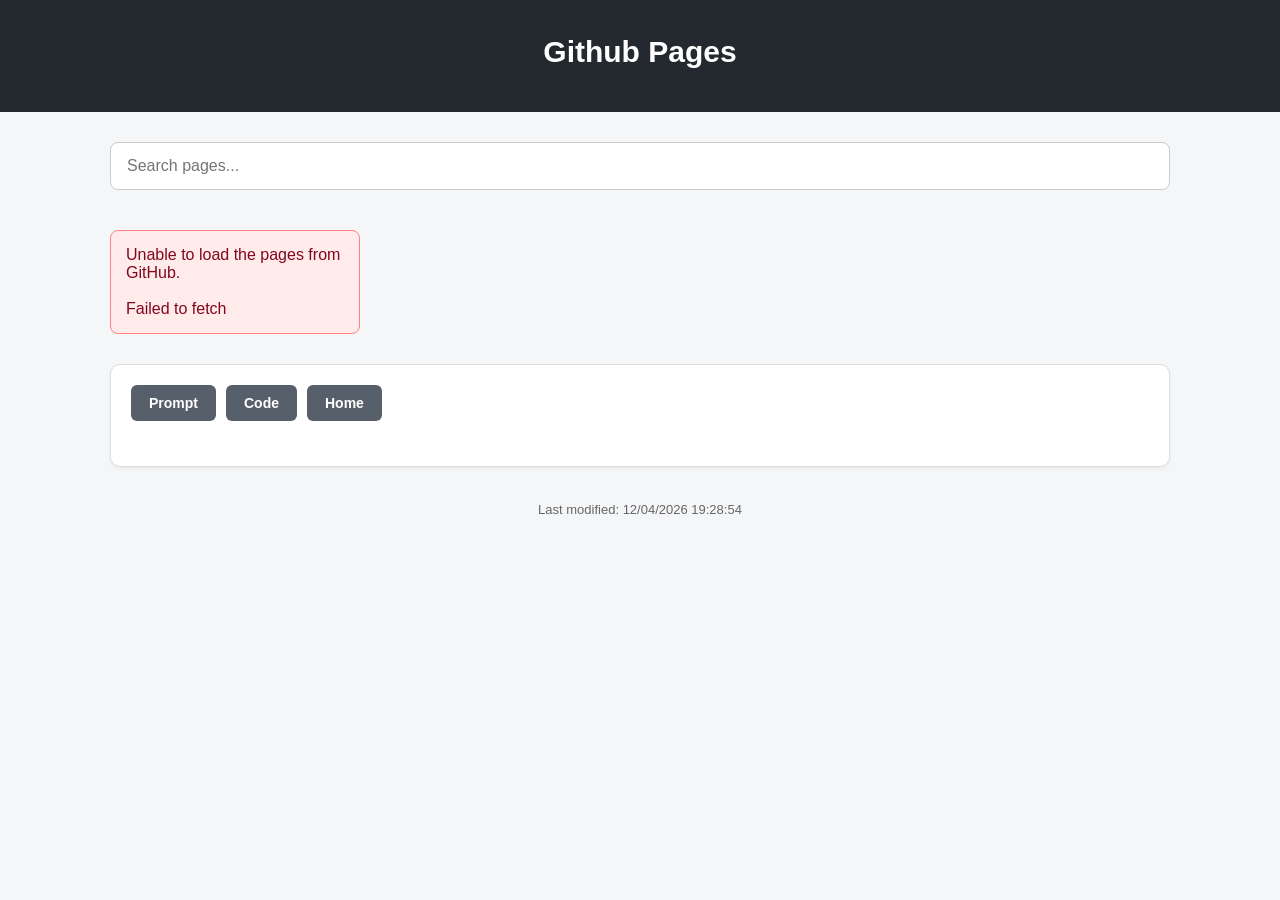
<file: index.html>
<!DOCTYPE html>
<html lang="en">

<head>
    <meta charset="UTF-8">
    <meta name="viewport" content="width=device-width, initial-scale=1.0">

    <title>Github Pages</title>

    <link rel="stylesheet" href="styles.css">
</head>

<body>

<header>
    <h1>Github Pages</h1>
    
</header>


<div class="container">
    

    <input
        type="text"
        id="search"
        class="search"
        placeholder="Search pages..."
    >

    <div id="count" class="count"></div>

    <div id="pages" class="grid">
        <div class="status">
            Loading pages...
        </div>
    </div>

</div>

<script>

const OWNER =
    "danijelcecelja-svg";

const REPOSITORY =
    "javasciptpages";

const BRANCH =
    "main";

const PAGES_BASE =
    `https://${OWNER}.github.io/${REPOSITORY}/`;

const API_URL =
    `https://api.github.com/repos/${OWNER}/${REPOSITORY}/git/trees/${BRANCH}?recursive=1`;

let pages = [];

function createTitle(filename) {

    return filename
        .replace(/\.html$/i, "")
        .replace(/[-_]/g, " ")
        .replace(/\b\w/g, char => char.toUpperCase());

}

function renderPages(filter = "") {

    const container =
        document.getElementById("pages");

    const count =
        document.getElementById("count");

    const filteredPages =
        pages.filter(page =>
            page.filename.toLowerCase().includes(
                filter.toLowerCase()
            ) ||
            page.title.toLowerCase().includes(
                filter.toLowerCase()
            )
        );

    count.textContent =
        `${filteredPages.length} page${filteredPages.length === 1 ? "" : "s"}`;

    if (filteredPages.length === 0) {

        container.innerHTML =
            `<div class="status">No pages found.</div>`;

        return;
    }

    container.innerHTML =
        filteredPages.map(page => `

            <div class="card">

                <h2>
                    ${escapeHtml(page.title)}
                </h2>

                <div class="filename">
                    ${escapeHtml(page.filename)}
                </div>

                <a
                    class="open-button"
                    href="${page.url}"
                >
                    Open
                </a>

            </div>

        `).join("");

}

function escapeHtml(value) {

    return value
        .replace(/&/g, "&amp;")
        .replace(/</g, "&lt;")
        .replace(/>/g, "&gt;")
        .replace(/"/g, "&quot;")
        .replace(/'/g, "&#039;");

}

async function loadPages() {

    try {

        const response =
            await fetch(API_URL);

        if (!response.ok) {

            throw new Error(
                `GitHub API returned ${response.status}`
            );

        }

        const data =
            await response.json();

        pages =
            data.tree

                .filter(item =>
                    item.type === "blob" &&
                    item.path
                        .toLowerCase()
                        .endsWith(".html")
                )

                .filter(item =>
                    item.path
                        .toLowerCase() !== "index.html"
                )

                .map(item => ({

                    filename:
                        item.path,

                    title:
                        createTitle(
                            item.path.split("/").pop()
                        ),

                    url:
                        PAGES_BASE + item.path

                }))

                .sort((a, b) =>
                    a.title.localeCompare(b.title)
                );

        renderPages();

    } catch (error) {

        document.getElementById("pages").innerHTML = `

            <div class="error">

                Unable to load the pages from GitHub.

                <br><br>

                ${escapeHtml(error.message)}

            </div>

        `;

    }

}

document
    .getElementById("search")
    .addEventListener("input", event => {

        renderPages(event.target.value);

    });

loadPages();

</script>
<div class="footer">
  <div class="container">
    <div class="controls">

        <div class="control-row">

      <div class="toolbar">
             <a
                        class="link-button secondary"
                        href="https://chatgpt.com/c/6a3d066e-ec60-83eb-859d-f03c4c247fd4"
                        target="_blank"
                    >
                        Prompt
                    </a>
            
                    <a
                        class="link-button secondary"
                        href="https://github.com/danijelcecelja-svg/javasciptpages"
                        target="_blank"
                    >
                        Code
                    </a>
                    <a
                        class="link-button secondary"
                        href="https://danijelcecelja-svg.github.io/javasciptpages/index.html"
                        target="_blank"
                    >
                        Home
                    </a>
          
            </div>
         
      </div>  
        </div>
     <div id="version">
            Last modified:
            <script>
                document.write(document.lastModified);
            </script>
        </div>
      </div>  
</div>
</body>
</html>
</file>
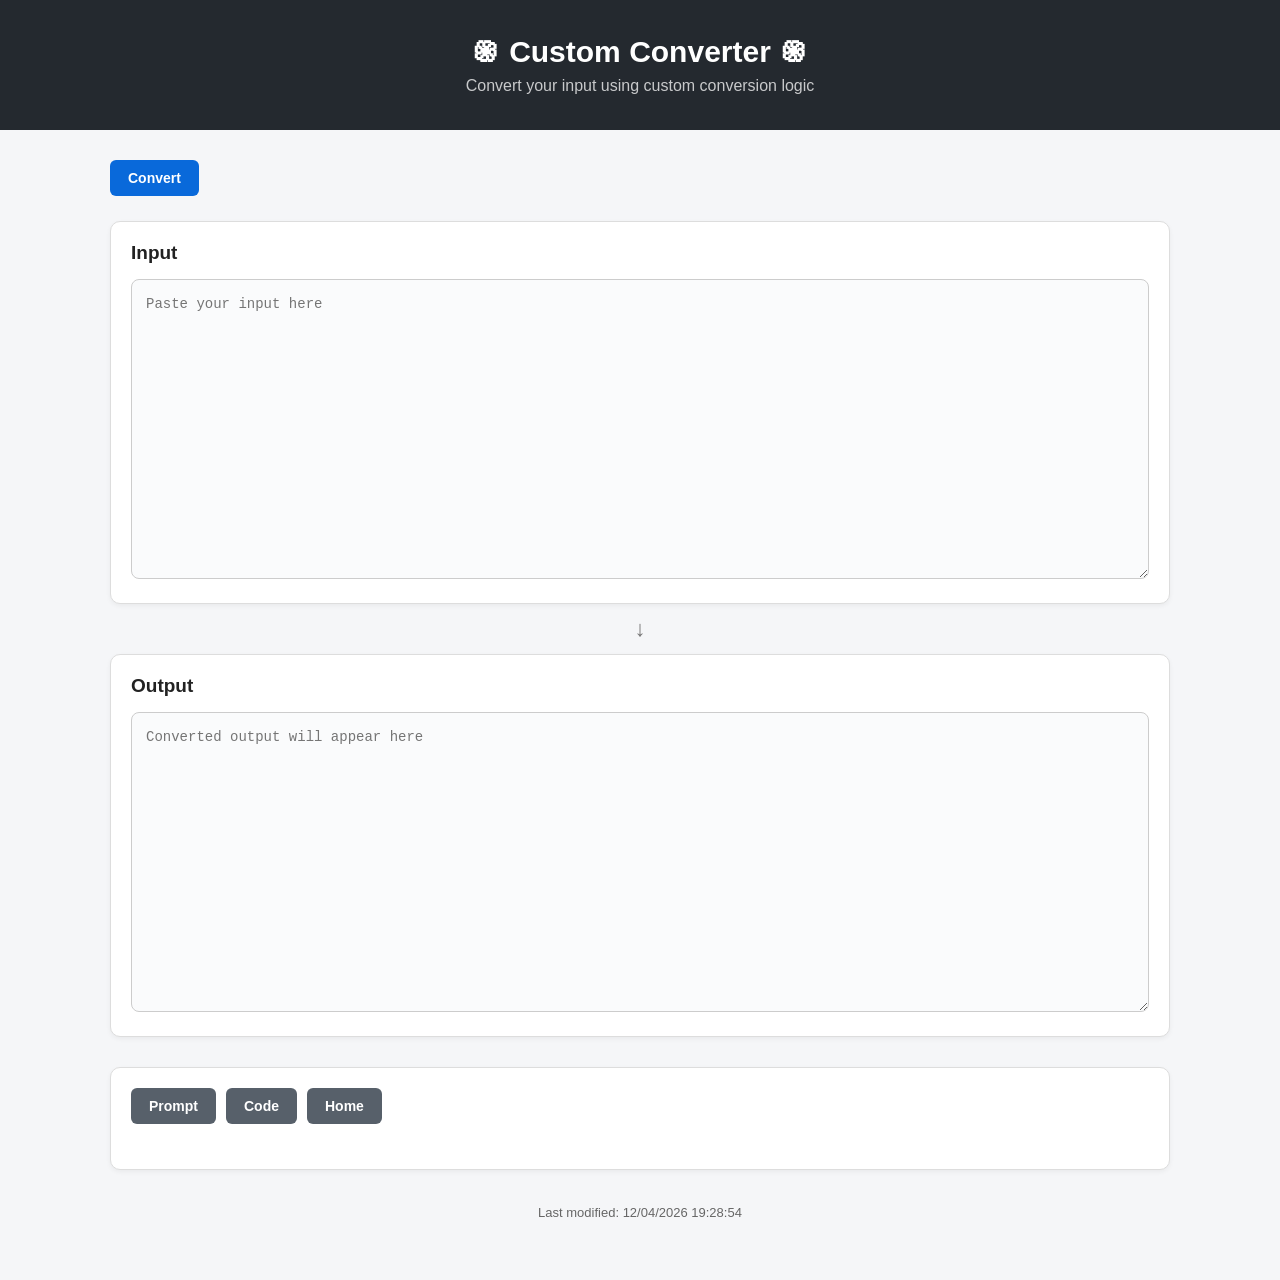
<file: convert.html>
<!DOCTYPE html>
<html lang="en">

<head>
    <meta charset="utf-8">
    <meta name="viewport" content="width=device-width, initial-scale=1">

    <title>Custom Converter</title>

    <link rel="stylesheet" href="styles.css">
</head>

<body>

<header>
    <h1>֍ Custom Converter ֍</h1>
    <p>Convert your input using custom conversion logic</p>
</header>

<div class="container">
     <div class="toolbar">

        <button onclick="convert()">
            Convert
        </button>
    </div>
   

    <div class="section">

        <h2>Input</h2>

        <textarea
            id="input"
            placeholder="Paste your input here"
        ></textarea>

    </div>

    <div class="arrow">
        ↓
    </div>

    <div class="section">

        <h2>Output</h2>

        <textarea
            id="output"
            placeholder="Converted output will appear here"
        ></textarea>

    </div>

   

</div>

<script src="convert.js"></script>

<div class="footer">
  <div class="container">
    <div class="controls">

        <div class="control-row">

      <div class="toolbar">
             <a
                        class="link-button secondary"
                        href="https://chatgpt.com/c/6a3d066e-ec60-83eb-859d-f03c4c247fd4"
                        target="_blank"
                    >
                        Prompt
                    </a>
            
                    <a
                        class="link-button secondary"
                        href="https://github.com/danijelcecelja-svg/javasciptpages"
                        target="_blank"
                    >
                        Code
                    </a>
                    <a
                        class="link-button secondary"
                        href="https://danijelcecelja-svg.github.io/javasciptpages/index.html"
                        target="_blank"
                    >
                        Home
                    </a>
          
            </div>
         
      </div>  
        </div>
     <div id="version">
            Last modified:
            <script>
                document.write(document.lastModified);
            </script>
        </div>
      </div>  
</div>
</body>
</html>
</file>
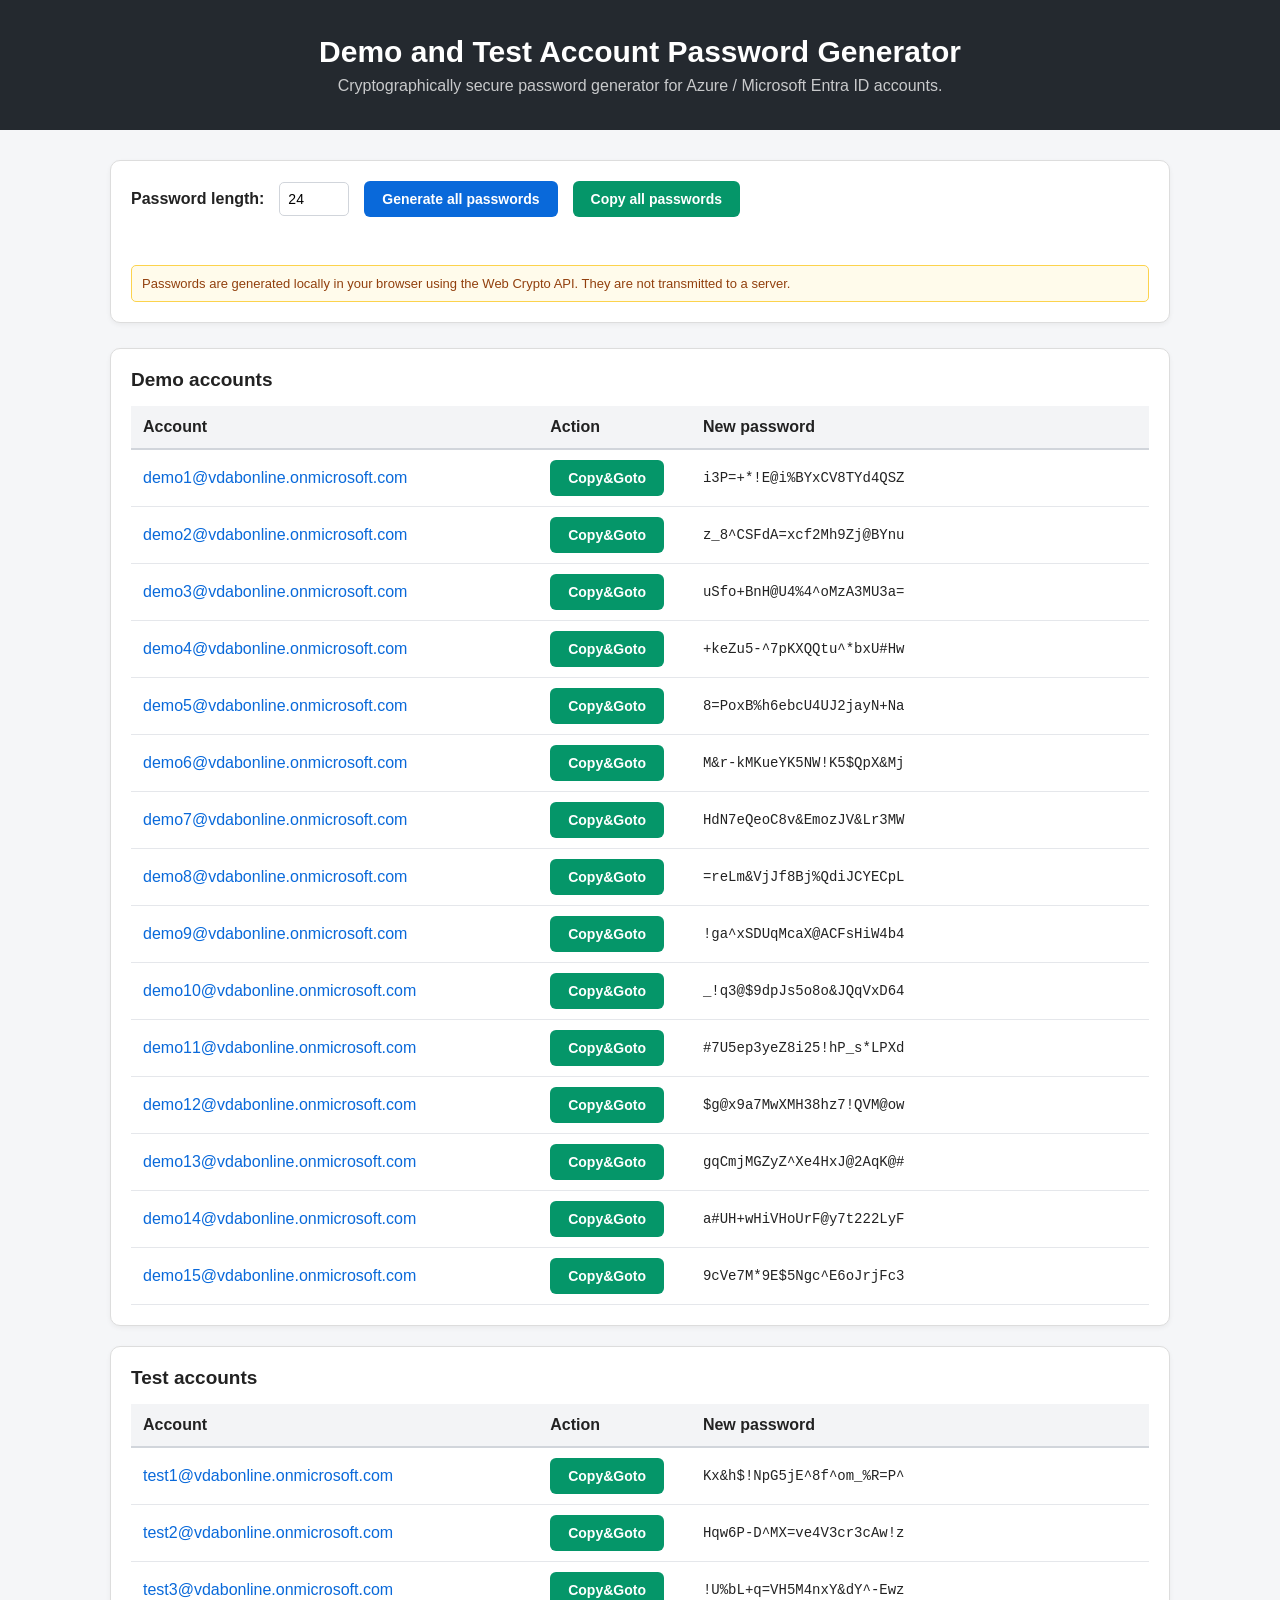
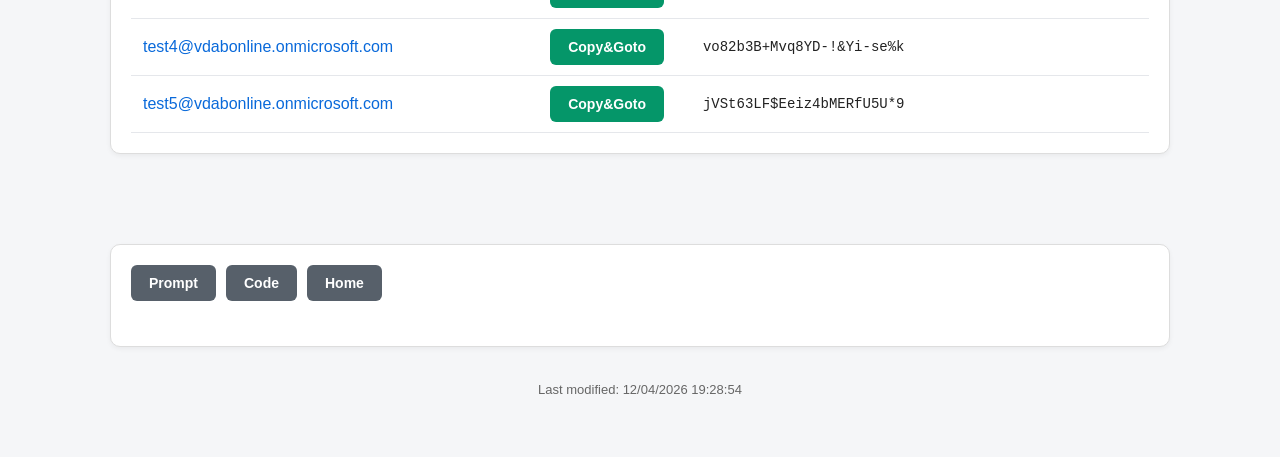
<file: genpw.html>
<!DOCTYPE html>
<html lang="en">

<head>
    <meta charset="UTF-8">
    <meta name="viewport" content="width=device-width, initial-scale=1.0">

    <title>Demo and Test Account Password Generator</title>

    <link rel="stylesheet" href="styles.css">
</head>

<body>

<header>
    <h1>Demo and Test Account Password Generator</h1>
    <p>Cryptographically secure password generator for Azure / Microsoft Entra ID accounts.</p>
</header>
<div class="container">

   

    <div class="controls">

        <div class="control-row">

            <label for="passwordLength">
                Password length:
            </label>

            <input
                type="number"
                id="passwordLength"
                value="24"
                min="12"
                max="128"
            >

            <button
                class="generate-all"
                onclick="generateAll()"
            >
                Generate all passwords
            </button>

            <button
                class="copy-all"
                onclick="copyAllPasswords()"
            >
                Copy all passwords
            </button>

        </div>

        <div class="status" id="copyStatus"></div>

        <div class="warning">
            Passwords are generated locally in your browser using the Web Crypto API.
            They are not transmitted to a server.
        </div>

    </div>

    <div class="section">

        <h2>Demo accounts</h2>

        <table>

            <thead>

                <tr>
                    <th>Account</th>
                    <th>Action</th>
                    <th>New password</th>
                </tr>

            </thead>

            <tbody id="demoAccounts"></tbody>

        </table>

    </div>

    <div class="section">

        <h2>Test accounts</h2>

        <table>

            <thead>

                <tr>
                    <th>Account</th>
                    <th>Action</th>
                    <th>New password</th>
                </tr>

            </thead>

            <tbody id="testAccounts"></tbody>

        </table>

    </div>

    <div id="version"></div>

</div>

<script>

const azureUserUrl =
    "https://portal.azure.com/#view/Microsoft_AAD_UsersAndTenants/UserProfileMenuBlade/~/overview/userId/";

const azureUserUrlSuffix =
    "/hidePreviewBanner~/true";

const demoAccounts = [
    {
        email: "demo1@vdabonline.onmicrosoft.com",
        objectId: "374379d0-c275-4263-b3e9-22e88d1093c0"
    },
    {
        email: "demo2@vdabonline.onmicrosoft.com",
        objectId: "9fd5946b-39c5-46f0-ac65-fd26041b84aa"
    },
    {
        email: "demo3@vdabonline.onmicrosoft.com",
        objectId: "7b1094c6-2d19-42b0-8e0c-7e6d4833444d"
    },
    {
        email: "demo4@vdabonline.onmicrosoft.com",
        objectId: "c850ff52-a228-47e8-9482-3ad7d066d4d1"
    },
    {
        email: "demo5@vdabonline.onmicrosoft.com",
        objectId: "17cb02dd-ce29-4252-89da-99e7378aa0f0"
    },
    {
        email: "demo6@vdabonline.onmicrosoft.com",
        objectId: "1825e6b8-cd0a-4ae8-9fc0-f0c909fe5c0a"
    },
    {
        email: "demo7@vdabonline.onmicrosoft.com",
        objectId: "fbe68e2a-31f5-4454-be5b-ba10d675903e"
    },
    {
        email: "demo8@vdabonline.onmicrosoft.com",
        objectId: "c746fba5-de74-4f45-8043-6a8fbb1bae62"
    },
    {
        email: "demo9@vdabonline.onmicrosoft.com",
        objectId: "b1c3b44a-a29d-463f-bf6a-50a7479fdef2"
    },
    {
        email: "demo10@vdabonline.onmicrosoft.com",
        objectId: "d6483827-4640-44de-92a3-ee5ea6168221"
    },
    {
        email: "demo11@vdabonline.onmicrosoft.com",
        objectId: "eda53b45-c227-4189-9c0e-a4c2b1c12ac7"
    },
    {
        email: "demo12@vdabonline.onmicrosoft.com",
        objectId: "7cdcf6d8-5bc0-45cf-b415-86c018232c13"
    },
    {
        email: "demo13@vdabonline.onmicrosoft.com",
        objectId: "60f70bd1-8308-40e2-b96a-bf3eb3874ffd"
    },
    {
        email: "demo14@vdabonline.onmicrosoft.com",
        objectId: "c0c32526-6c06-4017-babb-90ddf89c5078"
    },
    {
        email: "demo15@vdabonline.onmicrosoft.com",
        objectId: "56d74a3d-5a53-4e9b-b566-0fcd5cedf6df"
    }
];

const testAccounts = [
    {
        email: "test1@vdabonline.onmicrosoft.com",
        objectId: "242d7eb7-0824-4441-ab41-b0419eb5a045"
    },
    {
        email: "test2@vdabonline.onmicrosoft.com",
        objectId: "2a2438f7-60d7-44bd-8ee8-1b9c586b7632"
    },
    {
        email: "test3@vdabonline.onmicrosoft.com",
        objectId: "a18fdb2e-6f2c-495c-ba75-6a55986a6cd7"
    },
    {
        email: "test4@vdabonline.onmicrosoft.com",
        objectId: "7c737cb6-69de-4fd8-9639-e940eb23b182"
    },
    {
        email: "test5@vdabonline.onmicrosoft.com",
        objectId: "cab42c18-aa29-4cc0-afb3-49085b963667"
    }
];

const upper =
    "ABCDEFGHJKLMNPQRSTUVWXYZ";

const lower =
    "abcdefghijkmnopqrstuvwxyz";

const numbers =
    "23456789";

const symbols =
    "!@#$%^&*_-+=";

function secureRandom(max) {

    const array =
        new Uint32Array(1);

    const limit =
        Math.floor(0x100000000 / max) * max;

    do {

        crypto.getRandomValues(array);

    }
    while (
        array[0] >= limit
    );

    return array[0] % max;
}

function randomCharacter(characters) {

    return characters[
        secureRandom(characters.length)
    ];
}

function shuffle(array) {

    for (
        let i = array.length - 1;
        i > 0;
        i--
    ) {

        const j =
            secureRandom(i + 1);

        [
            array[i],
            array[j]
        ] =
        [
            array[j],
            array[i]
        ];
    }

    return array;
}

function generatePassword() {

    let length =
        parseInt(
            document.getElementById(
                "passwordLength"
            ).value,
            10
        );

    if (
        isNaN(length) ||
        length < 12
    ) {
        length = 12;
    }

    if (length > 128) {
        length = 128;
    }

    const allCharacters =
        upper +
        lower +
        numbers +
        symbols;

    const password = [];

    password.push(
        randomCharacter(upper)
    );

    password.push(
        randomCharacter(lower)
    );

    password.push(
        randomCharacter(numbers)
    );

    password.push(
        randomCharacter(symbols)
    );

    while (
        password.length < length
    ) {

        password.push(
            randomCharacter(
                allCharacters
            )
        );
    }

    return shuffle(password).join("");
}

function createRows(
    accounts,
    containerId
) {

    const container =
        document.getElementById(
            containerId
        );

    container.innerHTML = "";

    accounts.forEach(
        (account, index) => {

            const row =
                document.createElement(
                    "tr"
                );

            const accountCell =
                document.createElement(
                    "td"
                );

            if (account.objectId) {

                const link =
                    document.createElement(
                        "a"
                    );

                link.className =
                    "account-link";

                link.href =
                    azureUserUrl +
                    account.objectId +
                    azureUserUrlSuffix;

                link.target =
                    "_blank";

                link.rel =
                    "noopener noreferrer";

                link.textContent =
                    account.email;

                accountCell.appendChild(
                    link
                );

            } else {

                const span =
                    document.createElement(
                        "span"
                    );

                span.className =
                    "missing-id";

                span.textContent =
                    account.email;

                accountCell.appendChild(
                    span
                );
            }

            const actionCell =
                document.createElement(
                    "td"
                );

            const copyGotoButton =
                document.createElement(
                    "button"
                );

            copyGotoButton.className =
                "copy-button";

            copyGotoButton.textContent =
                "Copy&Goto";

            copyGotoButton.onclick =
                function() {

                    copyAndGoto(
                        containerId,
                        index,
                        account,
                        copyGotoButton
                    );
                };

            actionCell.appendChild(
                copyGotoButton
            );

            const passwordCell =
                document.createElement(
                    "td"
                );

            passwordCell.className =
                "password";

            passwordCell.id =
                `${containerId}-password-${index}`;

            passwordCell.textContent =
                generatePassword();

            row.appendChild(
                accountCell
            );

            row.appendChild(
                actionCell
            );

            row.appendChild(
                passwordCell
            );

            container.appendChild(
                row
            );
        }
    );
}

async function copyAndGoto(
    containerId,
    index,
    account,
    button
) {

    const cell =
        document.getElementById(
            `${containerId}-password-${index}`
        );

    const password =
        cell.textContent.trim();

    let copied = false;

    try {

        await navigator.clipboard.writeText(
            password
        );

        copied = true;

    } catch (error) {

        const textarea =
            document.createElement(
                "textarea"
            );

        textarea.value =
            password;

        document.body.appendChild(
            textarea
        );

        textarea.select();

        try {

            copied =
                document.execCommand(
                    "copy"
                );

        } catch (copyError) {

            copied = false;

        }

        textarea.remove();
    }

    if (account.objectId) {

        const url =
            azureUserUrl +
            account.objectId +
            azureUserUrlSuffix;

        window.open(
            url,
            "_blank",
            "noopener,noreferrer"
        );
    }

    if (copied) {

        button.textContent =
            "Copied & Opened";

    } else {

        button.textContent =
            "Opened";

    }

    button.classList.add(
        "copied"
    );
}

async function copyAllPasswords() {

    const lines = [];

    const allAccounts = [
        ...demoAccounts,
        ...testAccounts
    ];

    allAccounts.forEach(
        (account, index) => {

            let containerId;

            let accountIndex;

            if (
                index <
                demoAccounts.length
            ) {

                containerId =
                    "demoAccounts";

                accountIndex =
                    index;

            } else {

                containerId =
                    "testAccounts";

                accountIndex =
                    index -
                    demoAccounts.length;
            }

            const cell =
                document.getElementById(
                    `${containerId}-password-${accountIndex}`
                );

            const password =
                cell.textContent.trim();

            lines.push(
                `${account.email}\t${password}`
            );
        }
    );

    const clipboardText =
        lines.join("\n");

    try {

        await navigator.clipboard.writeText(
            clipboardText
        );

        const status =
            document.getElementById(
                "copyStatus"
            );

        status.textContent =
            "All passwords copied to clipboard.";

        setTimeout(
            () => {

                status.textContent =
                    "";

            },
            3000
        );

    } catch (error) {

        const textarea =
            document.createElement(
                "textarea"
            );

        textarea.value =
            clipboardText;

        document.body.appendChild(
            textarea
        );

        textarea.select();

        document.execCommand(
            "copy"
        );

        textarea.remove();

        const status =
            document.getElementById(
                "copyStatus"
            );

        status.textContent =
            "All passwords copied to clipboard.";

        setTimeout(
            () => {

                status.textContent =
                    "";

            },
            3000
        );
    }
}

function generateAll() {

    createRows(
        demoAccounts,
        "demoAccounts"
    );

    createRows(
        testAccounts,
        "testAccounts"
    );
}

window.addEventListener(
    "beforeunload",
    function(event) {

        event.preventDefault();

        event.returnValue = "";

    }
);

generateAll();

</script>
<div class="footer">
  <div class="container">
    <div class="controls">

        <div class="control-row">

      <div class="toolbar">
             <a
                        class="link-button secondary"
                        href="https://chatgpt.com/c/6a3d066e-ec60-83eb-859d-f03c4c247fd4"
                        target="_blank"
                    >
                        Prompt
                    </a>
            
                    <a
                        class="link-button secondary"
                        href="https://github.com/danijelcecelja-svg/javasciptpages"
                        target="_blank"
                    >
                        Code
                    </a>
                    <a
                        class="link-button secondary"
                        href="https://danijelcecelja-svg.github.io/javasciptpages/index.html"
                        target="_blank"
                    >
                        Home
                    </a>
          
            </div>
         
      </div>  
        </div>
     <div id="version">
            Last modified:
            <script>
                document.write(document.lastModified);
            </script>
        </div>
      </div>  
</div>
</body>
</html>
</file>
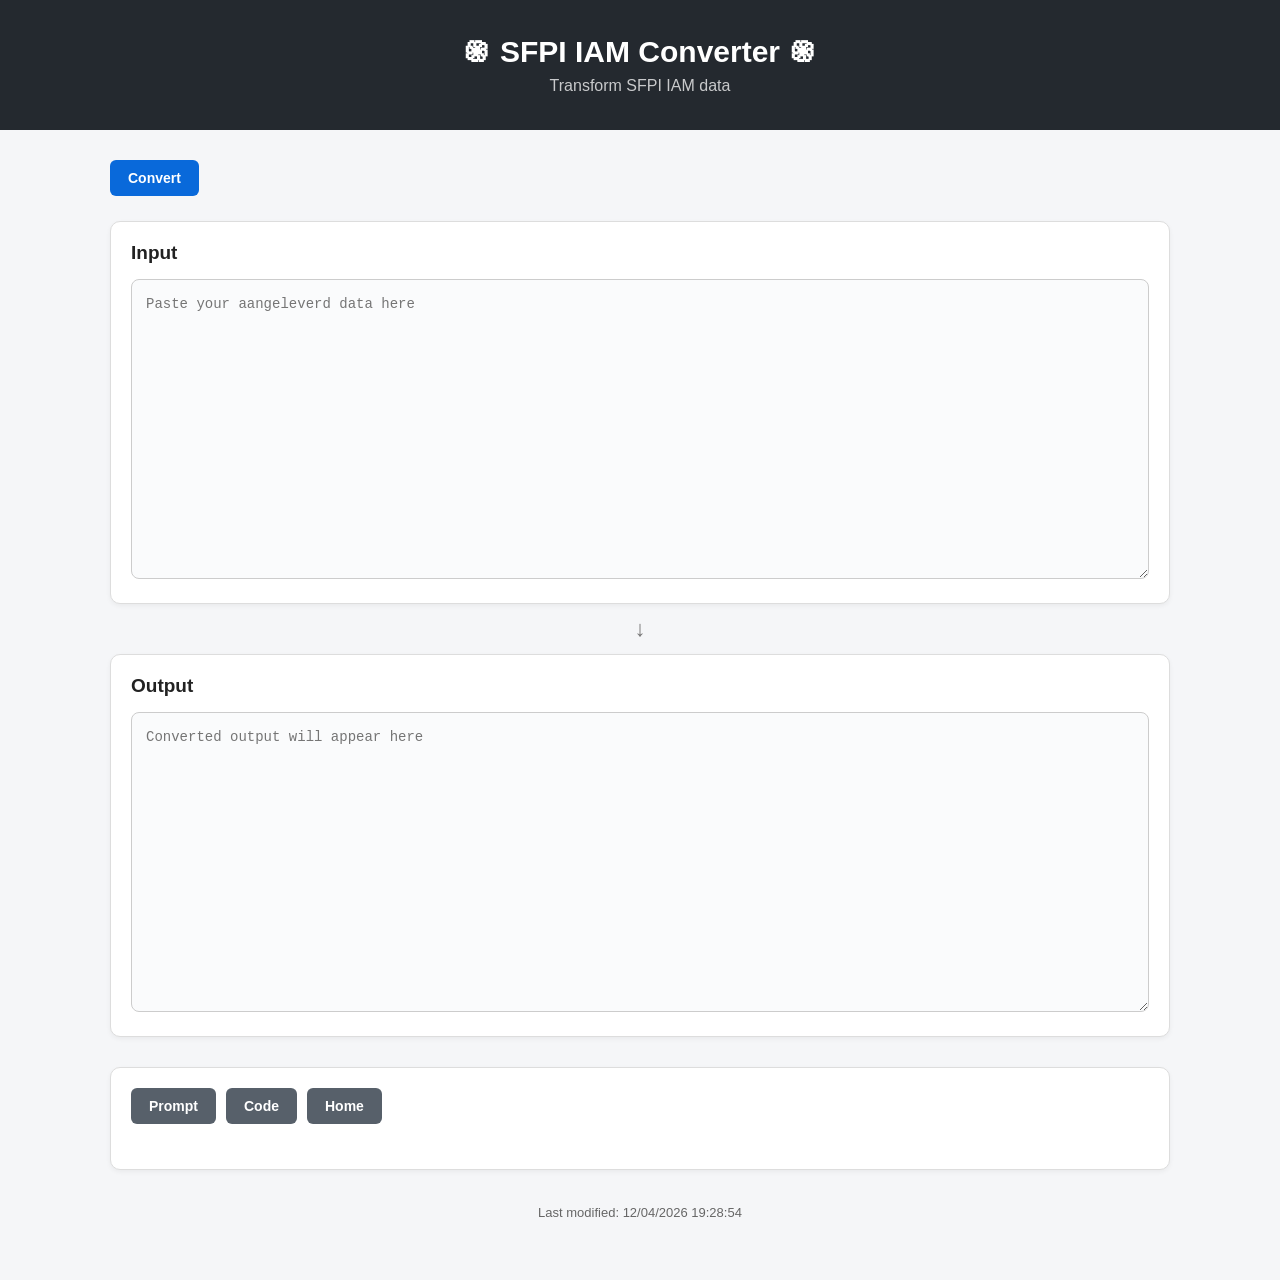
<file: iamtransform.html>
<!DOCTYPE html>
<html lang="en">

<head>
    <meta charset="utf-8">
    <meta name="viewport" content="width=device-width, initial-scale=1">

    <title>SFPI IAM Converter</title>

    <link rel="stylesheet" href="styles.css">
</head>

<body>

<header>
    <h1>֍ SFPI IAM Converter ֍</h1>
    <p>Transform SFPI IAM data</p>
</header>

<div class="container">
     <div class="toolbar">

        <button onclick="convert()">
            Convert
        </button>
    </div>
    

    

    <div class="section">

        <h2>Input</h2>

        <textarea
            id="input"
            placeholder="Paste your aangeleverd data here"
        ></textarea>

    </div>

    <div class="arrow">
        ↓
    </div>

    <div class="section">

        <h2>Output</h2>

        <textarea
            id="output"
            placeholder="Converted output will appear here"
        ></textarea>

    </div>

  
</div>

<script>

const INPUT_DELIMITER = ",";
const OUTPUT_DELIMITER = ",";

const OUTPUT_HEADERS = [
    "Vestigingsnummer",
    "Ondernemingsnummer",
    "Onderneming naam",
    "Integration ID",
    "Aanspreking",
    "Contact Voornaam",
    "Contact Naam",
    "Contact E-Mail",
    "Contact GSM",
    "Contact Telefoon",
    "Functietitel",
    "Specifieke lijst Contactpersonen",
    "Telefoonnummer",
    "IAM Derden Rol",
    "IAM Login",
    "MLP Technische Rol"
];

function parseCsvLine(line) {

    const values = [];

    let value = "";

    let insideQuotes = false;

    for (
        let i = 0;
        i < line.length;
        i++
    ) {

        const character =
            line[i];

        if (character === '"') {

            if (
                insideQuotes &&
                line[i + 1] === '"'
            ) {

                value += '"';

                i++;

            } else {

                insideQuotes =
                    !insideQuotes;

            }

        } else if (
            character === INPUT_DELIMITER &&
            !insideQuotes
        ) {

            values.push(value);

            value = "";

        } else {

            value += character;

        }
    }

    values.push(value);

    return values;
}

function cleanValue(value) {

    let cleaned =
        String(value || "").trim();

    if (
        cleaned.length >= 2 &&
        cleaned.startsWith('"') &&
        cleaned.endsWith('"')
    ) {

        cleaned =
            cleaned.substring(
                1,
                cleaned.length - 1
            );

    }

    return cleaned;
}

function getValue(
    columns,
    columnIndex,
    fieldName
) {

    const index =
        columnIndex[fieldName];

    if (index === undefined) {
        return "";
    }

    return cleanValue(
        columns[index]
    );
}

function convertLine(
    columns,
    columnIndex
) {

    const partnerVestigingNaam =
        getValue(
            columns,
            columnIndex,
            "PARTNER_VESTIGINGNAAM"
        );

    const vestigingsnummer =
        getValue(
            columns,
            columnIndex,
            "VESTIGING_KBO"
        );

    const ondernemingsnummer =
        getValue(
            columns,
            columnIndex,
            "VESTIGING_HOOFDZETEL_KBO"
        );

    const contactNaam =
        getValue(
            columns,
            columnIndex,
            "CONTACT_NAAM"
        );

    const contactVoornaam =
        getValue(
            columns,
            columnIndex,
            "CONTACT_VOORNAAM"
        );

    const contactGsm =
        getValue(
            columns,
            columnIndex,
            "CONTACT_GSM"
        );

    const contactTelefoon =
        getValue(
            columns,
            columnIndex,
            "CONTACT_TELEFOON"
        );

    const contactEmail =
        getValue(
            columns,
            columnIndex,
            "CONTACT_EMAIL"
        );

    const rollenLijst =
        getValue(
            columns,
            columnIndex,
            "ROLLEN_LIJST"
        );

    const mlpRollenLijst =
        getValue(
            columns,
            columnIndex,
            "MLPROLLEN_LIJST"
        );

    const mlpRollenAantal =
        getValue(
            columns,
            columnIndex,
            "MLPROLLEN_AANTAL"
        );

    const derdenTamGebruikersnaam =
        getValue(
            columns,
            columnIndex,
            "DERDEN_TAM_GEBRUIKERSNAAM"
        );

    const integrationId =
        `${ondernemingsnummer} ${contactEmail}`;

    let mlpTechnischeRol = "";

    if (
        Number(mlpRollenAantal) > 0
    ) {

        mlpTechnischeRol =
            mlpRollenLijst;

    }

    return [
        vestigingsnummer,
        ondernemingsnummer,
        partnerVestigingNaam,
        integrationId,
        "",
        contactVoornaam,
        contactNaam,
        contactEmail,
        contactGsm,
        contactTelefoon,
        "",
        "",
        contactTelefoon,
        rollenLijst,
        derdenTamGebruikersnaam,
        mlpTechnischeRol
    ];
}

function escapeCsvValue(value) {

    if (
        value === null ||
        value === undefined
    ) {

        return "";

    }

    const stringValue =
        String(value);

    if (
        stringValue.includes(
            OUTPUT_DELIMITER
        ) ||
        stringValue.includes('"') ||
        stringValue.includes("\n") ||
        stringValue.includes("\r")
    ) {

        return `"${stringValue.replace(
            /"/g,
            '""'
        )}"`;

    }

    return stringValue;
}

function convert() {

    const text =
        document
            .getElementById("input")
            .value
            .trim();

    if (!text) {

        document.getElementById(
            "output"
        ).value = "";

        return;
    }

    const lines =
        text.split(/\r?\n/);

    if (lines.length === 0) {

        document.getElementById(
            "output"
        ).value = "";

        return;
    }

    const headers =
        parseCsvLine(lines[0]);

    const columnIndex = {};

    headers.forEach(
        (header, index) => {

            columnIndex[
                cleanValue(header)
            ] = index;

        }
    );

    const outputRows = [];

    outputRows.push(
        OUTPUT_HEADERS
    );

    for (
        let i = 1;
        i < lines.length;
        i++
    ) {

        if (!lines[i].trim()) {
            continue;
        }

        const columns =
            parseCsvLine(lines[i]);

        const outputRow =
            convertLine(
                columns,
                columnIndex
            );

        outputRows.push(
            outputRow
        );
    }

    const output =
        outputRows
            .map(row =>
                row
                    .map(value =>
                        escapeCsvValue(value)
                    )
                    .join(OUTPUT_DELIMITER)
            )
            .join("\r\n");

    document.getElementById(
        "output"
    ).value = output;
}

</script>
<div class="footer">
  <div class="container">
    <div class="controls">

        <div class="control-row">

      <div class="toolbar">
             <a
                        class="link-button secondary"
                        href="https://chatgpt.com/c/6a3d066e-ec60-83eb-859d-f03c4c247fd4"
                        target="_blank"
                    >
                        Prompt
                    </a>
            
                    <a
                        class="link-button secondary"
                        href="https://github.com/danijelcecelja-svg/javasciptpages"
                        target="_blank"
                    >
                        Code
                    </a>
                    <a
                        class="link-button secondary"
                        href="https://danijelcecelja-svg.github.io/javasciptpages/index.html"
                        target="_blank"
                    >
                        Home
                    </a>
          
            </div>
         
      </div>  
        </div>
     <div id="version">
            Last modified:
            <script>
                document.write(document.lastModified);
            </script>
        </div>
      </div>  
</div>
</body>
</html>
</file>
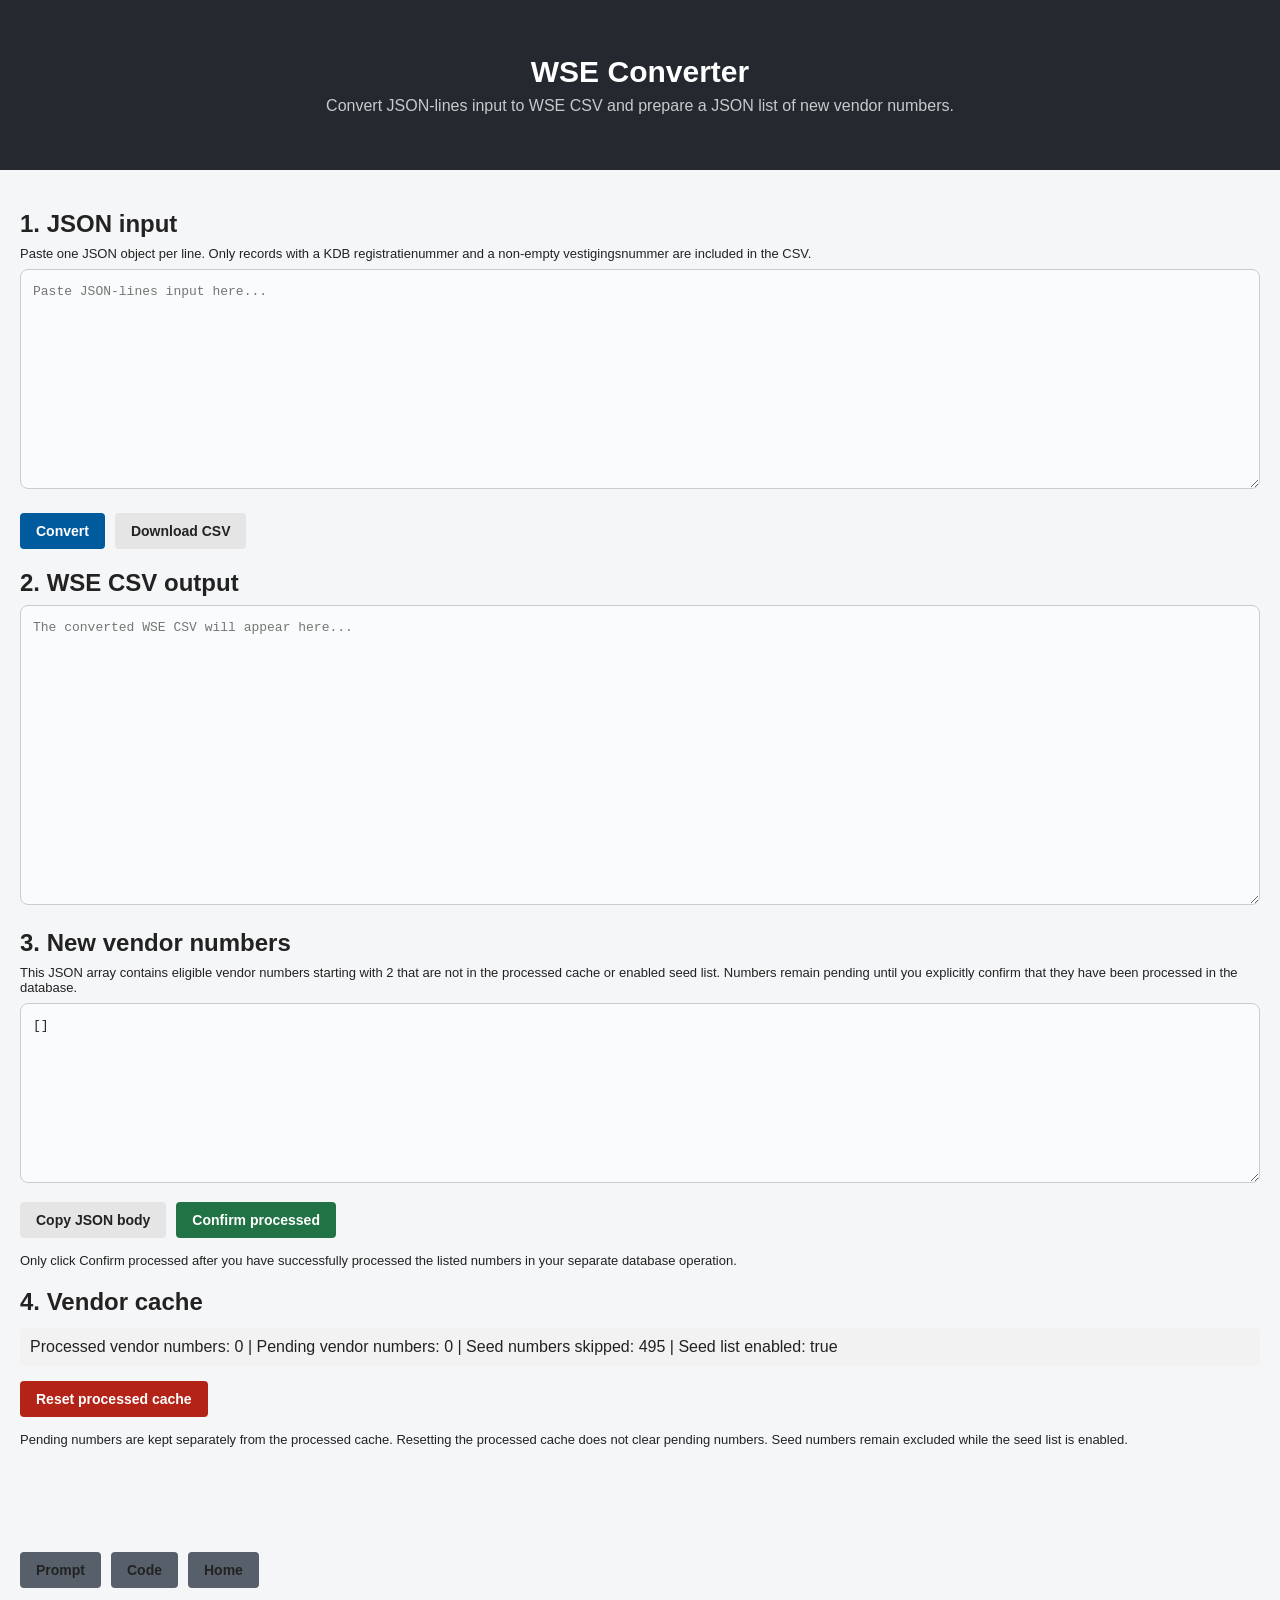
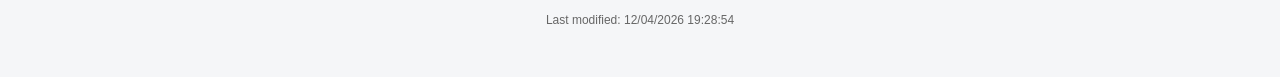
<file: wsetransform.html>
<!DOCTYPE html>
<html lang="en">

<head>
    <meta charset="utf-8">
    <meta name="viewport" content="width=device-width, initial-scale=1">

    <title>WSE Converter</title>

    <link rel="stylesheet" href="styles.css">

    <style>
        .container {
            max-width: 1400px;
            margin: 0 auto;
            padding: 20px;
        }

        .converter-section {
            margin: 20px 0;
        }

        .converter-section h2 {
            margin-bottom: 8px;
        }

        .converter-section textarea {
            width: 100%;
            box-sizing: border-box;
            min-height: 220px;
            padding: 12px;
            font-family: Consolas, monospace;
            font-size: 13px;
            resize: vertical;
        }

        #output {
            min-height: 300px;
        }

        #newVendors {
            min-height: 180px;
        }

        .toolbar {
            display: flex;
            flex-wrap: wrap;
            gap: 10px;
            margin: 15px 0;
        }

        .toolbar button,
        .link-button {
            display: inline-block;
            padding: 10px 16px;
            border: none;
            border-radius: 4px;
            cursor: pointer;
            text-decoration: none;
            font-size: 14px;
        }

        .primary {
            background: #005a9e;
            color: white;
        }

        .secondary {
            background: #e5e5e5;
            color: #222;
        }

        .confirm {
            background: #217346;
            color: white;
        }

        .danger {
            background: #b42318;
            color: white;
        }

        #cacheStatus {
            margin: 12px 0;
            padding: 10px;
            background: #f2f2f2;
            border-radius: 4px;
            overflow-wrap: anywhere;
        }

        .help-text {
            font-size: 13px;
            margin: 8px 0;
        }

        .footer {
            margin-top: 30px;
        }

        #version {
            margin-top: 15px;
            font-size: 12px;
        }
    </style>
</head>

<body>

<header>
    <div class="container">
        <h1>WSE Converter</h1>
        <p>Convert JSON-lines input to WSE CSV and prepare a JSON list of new vendor numbers.</p>
    </div>
</header>

<main>
    <div class="container">

        <div class="converter-section">
            <h2>1. JSON input</h2>
            <p class="help-text">
                Paste one JSON object per line. Only records with a KDB registratienummer
                and a non-empty vestigingsnummer are included in the CSV.
            </p>

            <textarea
                id="input"
                placeholder="Paste JSON-lines input here..."
                spellcheck="false"
            ></textarea>
        </div>

        <div class="toolbar">
            <button class="primary" type="button" onclick="convert()">
                Convert
            </button>

            <button class="secondary" type="button" onclick="download()">
                Download CSV
            </button>
        </div>

        <div class="converter-section">
            <h2>2. WSE CSV output</h2>

            <textarea
                id="output"
                readonly
                spellcheck="false"
                placeholder="The converted WSE CSV will appear here..."
            ></textarea>
        </div>

        <div class="converter-section">
            <h2>3. New vendor numbers</h2>

            <p class="help-text">
                This JSON array contains eligible vendor numbers starting with 2
                that are not in the processed cache or enabled seed list.
                Numbers remain pending until you explicitly confirm that they
                have been processed in the database.
            </p>

            <textarea
                id="newVendors"
                readonly
                spellcheck="false"
            >[]</textarea>

            <div class="toolbar">
                <button class="secondary" type="button" onclick="copyNewVendors()">
                    Copy JSON body
                </button>

                <button class="confirm" type="button" onclick="confirmProcessed()">
                    Confirm processed
                </button>
            </div>

            <p class="help-text">
                Only click Confirm processed after you have successfully processed
                the listed numbers in your separate database operation.
            </p>
        </div>

        <div class="converter-section">
            <h2>4. Vendor cache</h2>

            <div id="cacheStatus">
                Loading cache status...
            </div>

            <div class="toolbar">
                <button class="danger" type="button" onclick="resetCache()">
                    Reset processed cache
                </button>
            </div>

            <p class="help-text">
                Pending numbers are kept separately from the processed cache.
                Resetting the processed cache does not clear pending numbers.
                Seed numbers remain excluded while the seed list is enabled.
            </p>
        </div>

    </div>
</main>

<script>
const OUTPUT_DELIMITER = ",";
const CACHE_KEY = "wse_processed_vendor_party_numbers_v1";
const PENDING_KEY = "wse_pending_vendor_party_numbers_v1";
const USE_SEED_NUMBERS = true;

const SEED_VENDOR_NUMBERS = `
2290249974 2253268923 2146774009 2146777472 2146774207
2146775195 2146777373 2336487597 2324085356 2217383772
2138220290 2152791373 2263923481 2169247820 2153149976
2153840458 2174710009 2148022636 2144272991 2169411136
2165008722 2180819425 2168086392 2167150046 2144744333
2147617909 2165650110 2167309897 2167309701 2150461096
2225566911 2151438917 2234547923 2172317671 2224148434
2167191024 2187780758 2156617628 2144742155 2233424703
2167146383 2162264513 2361636531 2159889793 2333518310
2277518923 2342396184 2154270228 2154222619 2263265861
2146773811 2146774504 2146774801 2147397876 2169279987
2143479175 2167145492 2319722732 2273567657 2169357488
2167304355 2167076406 2255753707 2267088948 2309006509
2193975593 2156226559 2138222468 2138221973 2154445818
2290211174 2333517419 2157825475 2244598212 2236758038
2282191848 2167305543 2182931847 2182928976 2169286422
2167298912 2167298813 2167298714 2167297526 2167297427
2167297823 2167297625 2167297922 2160108836 2167297328
2167298120 2169377383 2151923719 2167108771 2167205474
2167211414 2286403925 2159656597 2237246503 2138502976
2268872560 2153802351 2154255281 2144807679 2204293722
2153069903 2023250051 2151930647 2148494570 2147434894
2148569794 2154178671 2152344975 2153470670 2154177978
2154176691 2153746329 2154177483 2148527729 2152419904
2153377333 2154174812 2152938358 2154174020 2154177780
2144738294 2138225933 2154177681 2154172931 2304780574
2151546409 2150743881 2138225735 2144817379 2154179760
2144640108 2320040654 2152920047 2305343768 2154176889
2154176592 2154176097 2154175109 2255746381 2146603466
2148502488 2154173426 2154176493 2153114344 2144838363
2153837290 2148502290 2154173525 2154175901 2154479272
2154173822 2154284381 2255753212 2154485806 2154175406
2147445881 2147558521 2270083476 2153953591 2255754202
2144800949 2154249937 2154254687 2154249244 2269085168
2153081581 2252608729 2154180948 2153379313 2144804216
2144737108 2154190846 2154208365 2167253875 2167220916
2167313857 2167220619 2169232774 2167313758 2258843552
2301240668 2332434284 2160027177 2158057384 2330628896
2320036595 2183147227 2169340068 2169329378 2169231784
2167218936 2167134507 2158856150 2154257855 2192349557
2183155343 2152488297 2152628651 2144816290 2154281017
2148635914 2154253204 2154254984 2138219696 2138219104
2193567106 2318231803 2318025628 2321018176 2160425471
2169301961 2169341850 2169293251 2167298615 2212974133
2212973242 2148365007 2169314631 2167213194 2235337086
2167201615 2169326707 2169227034 2169425289 2212964928
2212883665 2169291073 2167148759 2167291883 2167177364
2169261379 2167297724 2167193103 2167080463 2212960275
2169286125 2169286026 2212949486 2169281868 2169285828
2167296041 2167150937 2167076208 2169238219 2273542517
2169285135 2167252786 2167252390 2152515221 2167252687
2167253182 2167251994 2169417470 2167253677 2167252588
2169282363 2174100392 2169282957 2143477294 2169358478
2167990778 2169280581 2167186569 2167135002 2167211117
2212958196 2169413017 2169281175 2169235249 2169237625
2169254154 2167222302 2169226044 2212881685 2169281670
2169280383 2169288697 2167076109 2169247325 2168091144
2169278801 2169278504 2167303563 2169328982 2167305048
2169225747 2169274742 2167301583 2167241405 2169277910
2167134210 2167301385 2169236932 2169249602 2167134111
2169326311 2169343731 2169410245 2169235744 2167076010
2169307802 2169271376 2169231487 2167300395 2169271079
2169329873 2169311562 2169235942 2169293548 2167147373
2167076307 2167916247 2169237922 2167205276 2167246254
2169233467 2169234853 2169233764 2169233368 2169333536
2167313560 2167260706 2169237229 2167074624 2167267436
2167287727 2169315918 2167075416 2169326905 2212962057
2169316809 2167131834 2169312057 2167308612 2167108474
2167219530 2167219431 2167219134 2167218837 2167220322
2167220223 2229434835 2225302338 2167288123 2169230004
2169251382 2167108672 2169273950 2154207870 2150802576
2305349015 2156590310 2157473109 2157483502 2157485480
2157473703 2150886512 2157484094 2157556647 2157483205
2144896959 2138458040 2216902435 2152717139 2157480334
2160318969 2138314520 2138314421 2138314322 2138314223
2138314124 2138314025 2138313926 2138313827 2156617826
2150870575 2157484589 2157472317 2157484193 2157473505
2152359526 2150859786 2156624358 2157473802 2144741759
2157482512 2148566133 2157482314 2144767196 2148506448
2148532182 2157481819 2144782440 2148540595 2148500015
2144641492 2144787784 2144803325 2157481225 2148499421
2144745224 2157481027 2157480829 2157485282 2157485183
2157472218 2157558924 2157485381 2289076076 2255592468
2244605536 2244528827 2217754451 2154294180 2152482755
2278928292 2148526541 2154295467 2144767592 2154240633
2154240534 2154240435 2154234891 2148635518 2152728918
2154221332 2154220639 2154202031 2153081977 2154184512
2154183522 2154180651 2314753560 2267081723 2296523104
2296523203 2296523005 2214486244 2057695840 2069061567
2151718039 2150089528 2150089429 2242009993 2195834134
2172066857 2283609830 2218117113 2151615495 2315190753
2249772072 2246180696 2296523302 2204607981 2310830703
2262602402 2138222171 2257610761 2138221577 2277458941
2259309647 2160802088 2252286055 2138221082 2218800170
2091600211 2277501996 2167004546 2227140388 2230558847
2218717028 2223814971 2219801646 2082572182 2250961511
2220431552 2246971841 2159767554 2160518909 2163385951
2248354090 2271937364 2282139685 2271971414 2101028611
2176550534 2177016035 2262057519 2161284120 2268841381
`;

const OUTPUT_HEADERS = [
    "UNIQUERECORDID",
    "CERTIFICATIONNUMBER",
    "CERTIFICATERECEIVED",
    "CERTIFICATIONDATE",
    "CERTIFICATIONORIGIN",
    "CERTIFICATIONTYPE",
    "LONGCOMMENTS",
    "DUEDATE_PSN",
    "INPROCESS_PSN",
    "ISSUERPARTY_PARTYNUMBER",
    "ITEMID",
    "LEADTIME",
    "LIABILITYAMOUNT_PSN",
    "NAME",
    "REVIEWED",
    "VALIDFROMDATE",
    "VALIDTODATE",
    "VENDCERTIFICATIONSTATEID_IFACTO",
    "VENDOR_NAME",
    "VENDOR_PARTYNUMBER"
];

function getSeedNumbers() {
    if (!USE_SEED_NUMBERS) {
        return new Set();
    }

    return new Set(
        SEED_VENDOR_NUMBERS.trim().split(/\s+/).filter(Boolean)
    );
}

function loadSet(key) {
    const stored = localStorage.getItem(key);
    const values = stored ? JSON.parse(stored) : [];

    if (!Array.isArray(values)) {
        throw new Error("Invalid cache format for " + key);
    }

    return new Set(values.map(String));
}

function saveSet(key, values) {
    localStorage.setItem(key, JSON.stringify([...values]));
}

function loadCache() {
    return loadSet(CACHE_KEY);
}

function loadPending() {
    return loadSet(PENDING_KEY);
}

function renderPending() {
    document.getElementById("newVendors").value =
        JSON.stringify([...loadPending()], null, 2);
}

function updateCacheStatus() {
    const status = document.getElementById("cacheStatus");

    try {
        status.textContent =
            "Processed vendor numbers: " + loadCache().size +
            " | Pending vendor numbers: " + loadPending().size +
            " | Seed numbers skipped: " + getSeedNumbers().size +
            " | Seed list enabled: " + USE_SEED_NUMBERS;
    } catch (e) {
        status.textContent = "Cache error: " + e.message;
    }
}

function getJsonRecords(text) {
    const lines = text
        .split(/\r?\n/)
        .map(line => line.trim())
        .filter(Boolean);

    const seenRegistraties = new Set();
    const records = [];

    for (let i = 0; i < lines.length; i++) {
        let obj;

        try {
            obj = JSON.parse(lines[i]);
        } catch (e) {
            throw new Error(
                "Invalid JSON on input line " + (i + 1) + ": " + e.message
            );
        }

        let reg = obj["registratienummer"];
        const vest = obj["vestigingsnummer"];

        if (!reg || typeof reg !== "string") {
            continue;
        }

        reg = reg.trim().toUpperCase();

        if (!reg.startsWith("KDB") || seenRegistraties.has(reg)) {
            continue;
        }

        if (
            vest === null ||
            vest === undefined ||
            String(vest).trim() === ""
        ) {
            continue;
        }

        seenRegistraties.add(reg);
        obj["registratienummer"] = reg;
        records.push(obj);
    }

    return records;
}

function getValue(obj, fieldName) {
    const value = obj[fieldName];

    if (value === null || value === undefined) {
        return "";
    }

    return String(value).trim();
}

function convertDate(value) {
    if (!value) {
        return "";
    }

    const parts = value.split("/");

    if (parts.length !== 3) {
        return value;
    }

    const day = parts[0].padStart(2, "0");
    const month = parts[1].padStart(2, "0");
    const year = parts[2];

    return `${month}/${day}/${year} 00:00:00`;
}

function padVestigingsnummer(value) {
    const cleaned = String(value).trim();

    if (cleaned === "") {
        return "";
    }

    return cleaned.padStart(10, "0");
}

function convertLine(obj) {
    const registratienummer = getValue(obj, "registratienummer");
    const kwaliteitsbewijsType = getValue(obj, "kwaliteitsbewijs_type");
    const kwaliteitsbewijsNaam = getValue(obj, "kwaliteitsbewijs_naam");
    const vestigingsnummer = getValue(obj, "vestigingsnummer");
    const registratieGeldigVan = getValue(obj, "registratie_geldig_van");
    const registratieGeldigTot = getValue(obj, "registratie_geldig_tot");
    const registratieStatus = getValue(obj, "registratie_status");
    const naamOnderneming = getValue(obj, "naam_onderneming");

    const paddedVestigingsnummer = padVestigingsnummer(vestigingsnummer);

    let vendorName = naamOnderneming;

    if (
        vendorName === "" ||
        vendorName.toLowerCase() === "onbekend"
    ) {
        vendorName = "Naam onbekend";
    } else {
        vendorName = vendorName.substring(0, 160);
    }

    let certificationState = "";

    switch (registratieStatus.toLowerCase()) {
        case "actief":
            certificationState = "AC";
            break;

        case "niet actief":
        case "stopgezet":
            certificationState = "PA";
            break;

        default:
            certificationState = "";
            break;
    }

    const name =
        `${kwaliteitsbewijsType} - ${kwaliteitsbewijsNaam}-${paddedVestigingsnummer}`;

    return [
        registratienummer,
        registratienummer,
        "",
        "",
        "",
        "WSE",
        "",
        "",
        "",
        "0887010362",
        "",
        "",
        "",
        name,
        "",
        convertDate(registratieGeldigVan),
        convertDate(registratieGeldigTot),
        certificationState,
        vendorName,
        vestigingsnummer
    ];
}

function escapeCsvValue(value) {
    if (value === null || value === undefined) {
        return "";
    }

    const stringValue = String(value);

    if (
        stringValue.includes(OUTPUT_DELIMITER) ||
        stringValue.includes('"') ||
        stringValue.includes("\n") ||
        stringValue.includes("\r")
    ) {
        return `"${stringValue.replace(/"/g, '""')}"`;
    }

    return stringValue;
}

function convert() {
    const input = document.getElementById("input").value;
    const outputElement = document.getElementById("output");

    try {
        const records = input.trim() ? getJsonRecords(input) : [];
        const processedNumbers = loadCache();
        const seedNumbers = getSeedNumbers();
        const pendingNumbers = loadPending();

        const outputRows = [OUTPUT_HEADERS];

        records.forEach(obj => {
            outputRows.push(convertLine(obj));

            const vendorNumber = getValue(obj, "vestigingsnummer");

            if (
                vendorNumber === "" ||
                !vendorNumber.startsWith("2") ||
                processedNumbers.has(vendorNumber) ||
                seedNumbers.has(vendorNumber)
            ) {
                return;
            }

            pendingNumbers.add(vendorNumber);
        });

        const output = outputRows
            .map(row => row.map(escapeCsvValue).join(OUTPUT_DELIMITER))
            .join("\r\n");

        saveSet(PENDING_KEY, pendingNumbers);

        outputElement.value = output;
        renderPending();
        updateCacheStatus();

    } catch (e) {
        alert("Conversion failed: " + e.message);
    }
}

function confirmProcessed() {
    try {
        const pendingNumbers = loadPending();

        if (pendingNumbers.size === 0) {
            alert("There are no pending vendor numbers to confirm.");
            return;
        }

        const confirmed = confirm(
            "Confirm that all " + pendingNumbers.size +
            " listed vendor numbers have been successfully processed in the database?"
        );

        if (!confirmed) {
            return;
        }

        const processedNumbers = loadCache();

        pendingNumbers.forEach(number => {
            processedNumbers.add(number);
        });

        saveSet(CACHE_KEY, processedNumbers);
        saveSet(PENDING_KEY, new Set());

        renderPending();
        updateCacheStatus();

        alert("The listed vendor numbers have been marked as processed.");

    } catch (e) {
        alert("Unable to confirm processed numbers: " + e.message);
    }
}

function download() {
    const csv = document.getElementById("output").value;

    if (!csv) {
        alert("Convert the input first.");
        return;
    }

    const blob = new Blob(
        [csv],
        { type: "text/csv;charset=utf-8;" }
    );

    const url = URL.createObjectURL(blob);
    const a = document.createElement("a");

    a.href = url;
    a.download = "wse_output.csv";
    document.body.appendChild(a);
    a.click();
    a.remove();

    URL.revokeObjectURL(url);
}

async function copyNewVendors() {
    const text = document.getElementById("newVendors").value;

    if (!text || text === "[]") {
        alert("There are no pending vendor numbers to copy.");
        return;
    }

    try {
        await navigator.clipboard.writeText(text);
    } catch (e) {
        const textarea = document.getElementById("newVendors");
        textarea.focus();
        textarea.select();
        alert("Automatic copying failed. Copy the selected text manually.");
    }
}

function resetCache() {
    const confirmed = confirm(
        "Clear the processed vendor cache? Pending numbers will be kept, and seed numbers will still be skipped if enabled."
    );

    if (!confirmed) {
        return;
    }

    try {
        localStorage.removeItem(CACHE_KEY);
        updateCacheStatus();
    } catch (e) {
        alert("Unable to reset the processed cache: " + e.message);
    }
}

try {
    renderPending();
} catch (e) {
    document.getElementById("newVendors").value = "[]";
}

updateCacheStatus();
</script>

<div class="footer">
    <div class="container">
        <div class="toolbar">
            <a
                class="link-button secondary"
                href="https://chatgpt.com/c/6a3d066e-ec60-83eb-859d-f03c4c247fd4"
                target="_blank"
                rel="noopener noreferrer"
            >Prompt</a>

            <a
                class="link-button secondary"
                href="https://github.com/danijelcecelja-svg/javasciptpages"
                target="_blank"
                rel="noopener noreferrer"
            >Code</a>

            <a
                class="link-button secondary"
                href="https://danijelcecelja-svg.github.io/javasciptpages/index.html"
                target="_blank"
                rel="noopener noreferrer"
            >Home</a>
        </div>

        <div id="version">
            Last modified:
            <script>
                document.write(document.lastModified);
            </script>
        </div>
    </div>
</div>

</body>
</html>
</file>
<file: styles.css>
* {
    box-sizing: border-box;
}

body {
    margin: 0;
    font-family: Arial, Helvetica, sans-serif;
    background: #f5f6f8;
    color: #222;
}

header {
    background: #24292f;
    color: white;
    padding: 35px 20px;
    text-align: center;
}

header h1 {
    margin: 0 0 8px;
    font-size: 30px;
}

header p {
    margin: 0;
    opacity: 0.75;
}

.container {
    max-width: 1100px;
    margin: 30px auto;
    padding: 0 20px;
}

.toolbar {
    display: flex;
    gap: 10px;
    flex-wrap: wrap;
    margin-bottom: 25px;
}

button,
.link-button {
    display: inline-block;
    padding: 10px 18px;
    border-radius: 6px;
    border: none;
    background: #0969da;
    color: white;
    text-decoration: none;
    font-size: 14px;
    font-weight: bold;
    cursor: pointer;
}

button:hover,
.link-button:hover {
    background: #0757b5;
}

.link-button.secondary {
    background: #57606a;
}

.link-button.secondary:hover {
    background: #424a53;
}

.section,
.controls,
.card {
    background: white;
    border: 1px solid #ddd;
    border-radius: 10px;
    box-shadow: 0 2px 5px rgba(0, 0, 0, 0.05);
}

.section {
    padding: 20px;
    margin-bottom: 20px;
}

.controls {
    padding: 20px;
    margin-bottom: 25px;
}

.section h2,
.controls h2 {
    margin: 0 0 15px;
    font-size: 19px;
}

.subtitle {
    color: #6b7280;
    margin-bottom: 30px;
}

.control-row {
    display: flex;
    align-items: center;
    gap: 15px;
    flex-wrap: wrap;
}

label {
    font-weight: bold;
}

input[type="number"] {
    width: 70px;
    padding: 8px;
    border: 1px solid #d1d5db;
    border-radius: 5px;
    font-size: 14px;
}

textarea {
    width: 100%;
    min-height: 300px;
    padding: 14px;
    font-family: Consolas, "Courier New", monospace;
    font-size: 14px;
    line-height: 1.5;
    border: 1px solid #ccc;
    border-radius: 8px;
    resize: vertical;
    background: #fafbfc;
    color: #222;
    outline: none;
}

textarea:focus {
    border-color: #0969da;
    background: white;
}

.search {
    width: 100%;
    padding: 14px 16px;
    font-size: 16px;
    border: 1px solid #ccc;
    border-radius: 8px;
    margin-bottom: 25px;
    outline: none;
}

.search:focus {
    border-color: #0969da;
}

.grid {
    display: grid;
    grid-template-columns: repeat(auto-fill, minmax(240px, 1fr));
    gap: 20px;
}

.card {
    padding: 20px;
    transition: transform 0.15s, box-shadow 0.15s;
    display: flex;
    flex-direction: column;
    min-height: 170px;
}

.card:hover {
    transform: translateY(-3px);
    box-shadow: 0 5px 15px rgba(0, 0, 0, 0.12);
}

.card h2 {
    margin: 0 0 10px;
    font-size: 19px;
    word-break: break-word;
}

.filename {
    color: #666;
    font-size: 13px;
    margin-bottom: 20px;
}

.open-button {
    margin-top: auto;
    display: block;
    text-align: center;
    padding: 10px;
    background: #0969da;
    color: white;
    text-decoration: none;
    border-radius: 6px;
    font-weight: bold;
}

.open-button:hover {
    background: #0757b5;
}

.arrow {
    text-align: center;
    font-size: 22px;
    color: #777;
    margin: -8px 0 12px;
}

.generate-all {
    background: #0969da;
    color: white;
}

.generate-all:hover {
    background: #0757b5;
}

.copy-all,
.copy-button {
    background: #059669;
    color: white;
    font-weight: bold;
}

.copy-all:hover,
.copy-button:hover {
    background: #047857;
}

.copy-button {
    white-space: nowrap;
}

.copied {
    background: #6b7280 !important;
    color: white;
}

.warning {
    margin-top: 15px;
    color: #92400e;
    background: #fffbeb;
    border: 1px solid #fcd34d;
    padding: 10px;
    border-radius: 5px;
    font-size: 13px;
}

.status {
    margin-top: 15px;
    min-height: 18px;
    font-size: 13px;
    color: #047857;
    font-weight: bold;
}

.missing-id {
    color: #9ca3af;
}

.account-link {
    color: #0969da;
    text-decoration: none;
}

.account-link:hover {
    text-decoration: underline;
}

.password {
    font-family: Consolas, monospace;
    font-size: 14px;
    word-break: break-all;
}

table {
    width: 100%;
    border-collapse: collapse;
}

th {
    text-align: left;
    background: #f3f4f6;
    padding: 12px;
    border-bottom: 2px solid #d1d5db;
}

td {
    padding: 10px 12px;
    border-bottom: 1px solid #e5e7eb;
    vertical-align: middle;
}

td:first-child {
    width: 40%;
}

td:nth-child(2) {
    width: 15%;
}

td:nth-child(3) {
    width: 45%;
}

.count {
    color: #666;
    margin-bottom: 15px;
    font-size: 14px;
}

.error {
    background: #ffebe9;
    border: 1px solid #ff8182;
    color: #82071e;
    padding: 15px;
    border-radius: 8px;
}

#version {
    text-align: center;
    color: #666;
    font-size: 13px;
    padding: 10px 0 30px;
}

@media (max-width: 700px) {

    .container {
        margin: 20px auto;
        padding: 0 12px;
    }

    header {
        padding: 25px 15px;
    }

    header h1 {
        font-size: 25px;
    }

    .section,
    .controls {
        padding: 15px;
    }

    table {
        font-size: 13px;
    }

    th,
    td {
        padding: 8px;
    }

    td:first-child,
    td:nth-child(2),
    td:nth-child(3) {
        width: auto;
    }
}
</file>
